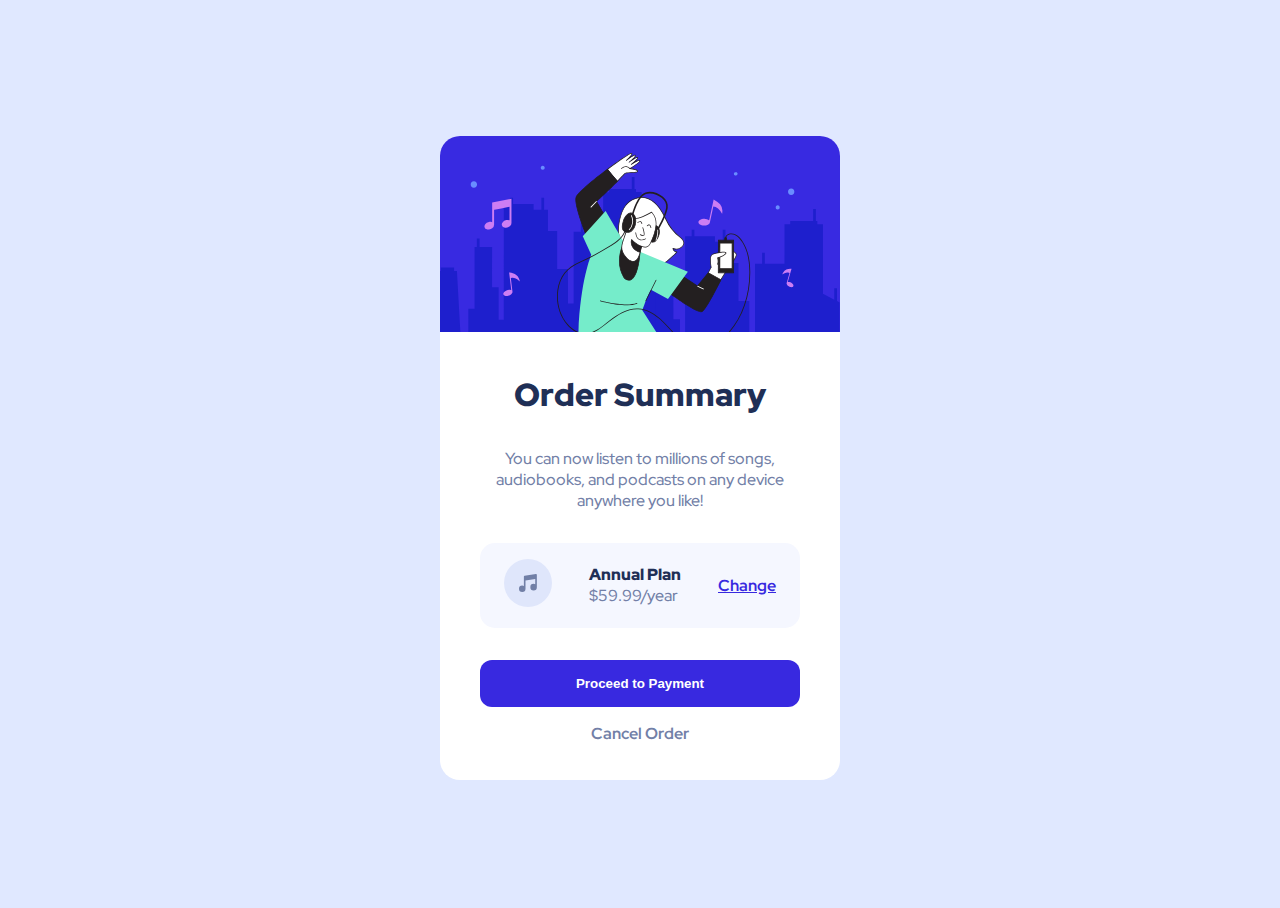
<file: Ejercicios extra/Ejercicio card/index.html>
<!DOCTYPE html>
<html lang="en">
  <head>
    <meta charset="UTF-8" />
    <meta http-equiv="X-UA-Compatible" content="IE=edge" />
    <meta name="viewport" content="width=device-width, initial-scale=1.0" />
    <title>Document</title>
    <link rel="stylesheet" href="style.css" />
  </head>

  <body>
    <main class="container">
      <section class="card">
        <div class="card__image">
          <img
            src="images/illustration-hero.svg"
            alt="Girl listening to music"
          />
        </div>

        <div class="card__content">
          <h1 class="card__title">Order Summary</h1>

          <p class="card__description">
            You can now listen to millions of songs, audiobooks, and podcasts on
            any device anywhere you like!
          </p>

          <div class="card__detail__container">
            <div class="card__detail">
              <div>
                <img src="images/icon-music.svg" alt="Music icon" />
              </div>
              <div>
                <p class="card__detail__title">Annual Plan</p>
                <p class="card__detail__description">$59.99/year</p>
              </div>
              <div>
                <a class="card__detail__action" href="#">Change</a>
              </div>
            </div>
          </div>

          <button class="card__button">Proceed to Payment</button>

          <a class="card__action" href="#">Cancel Order</a>
        </div>
      </section>
    </main>
  </body>
</html>
</file>
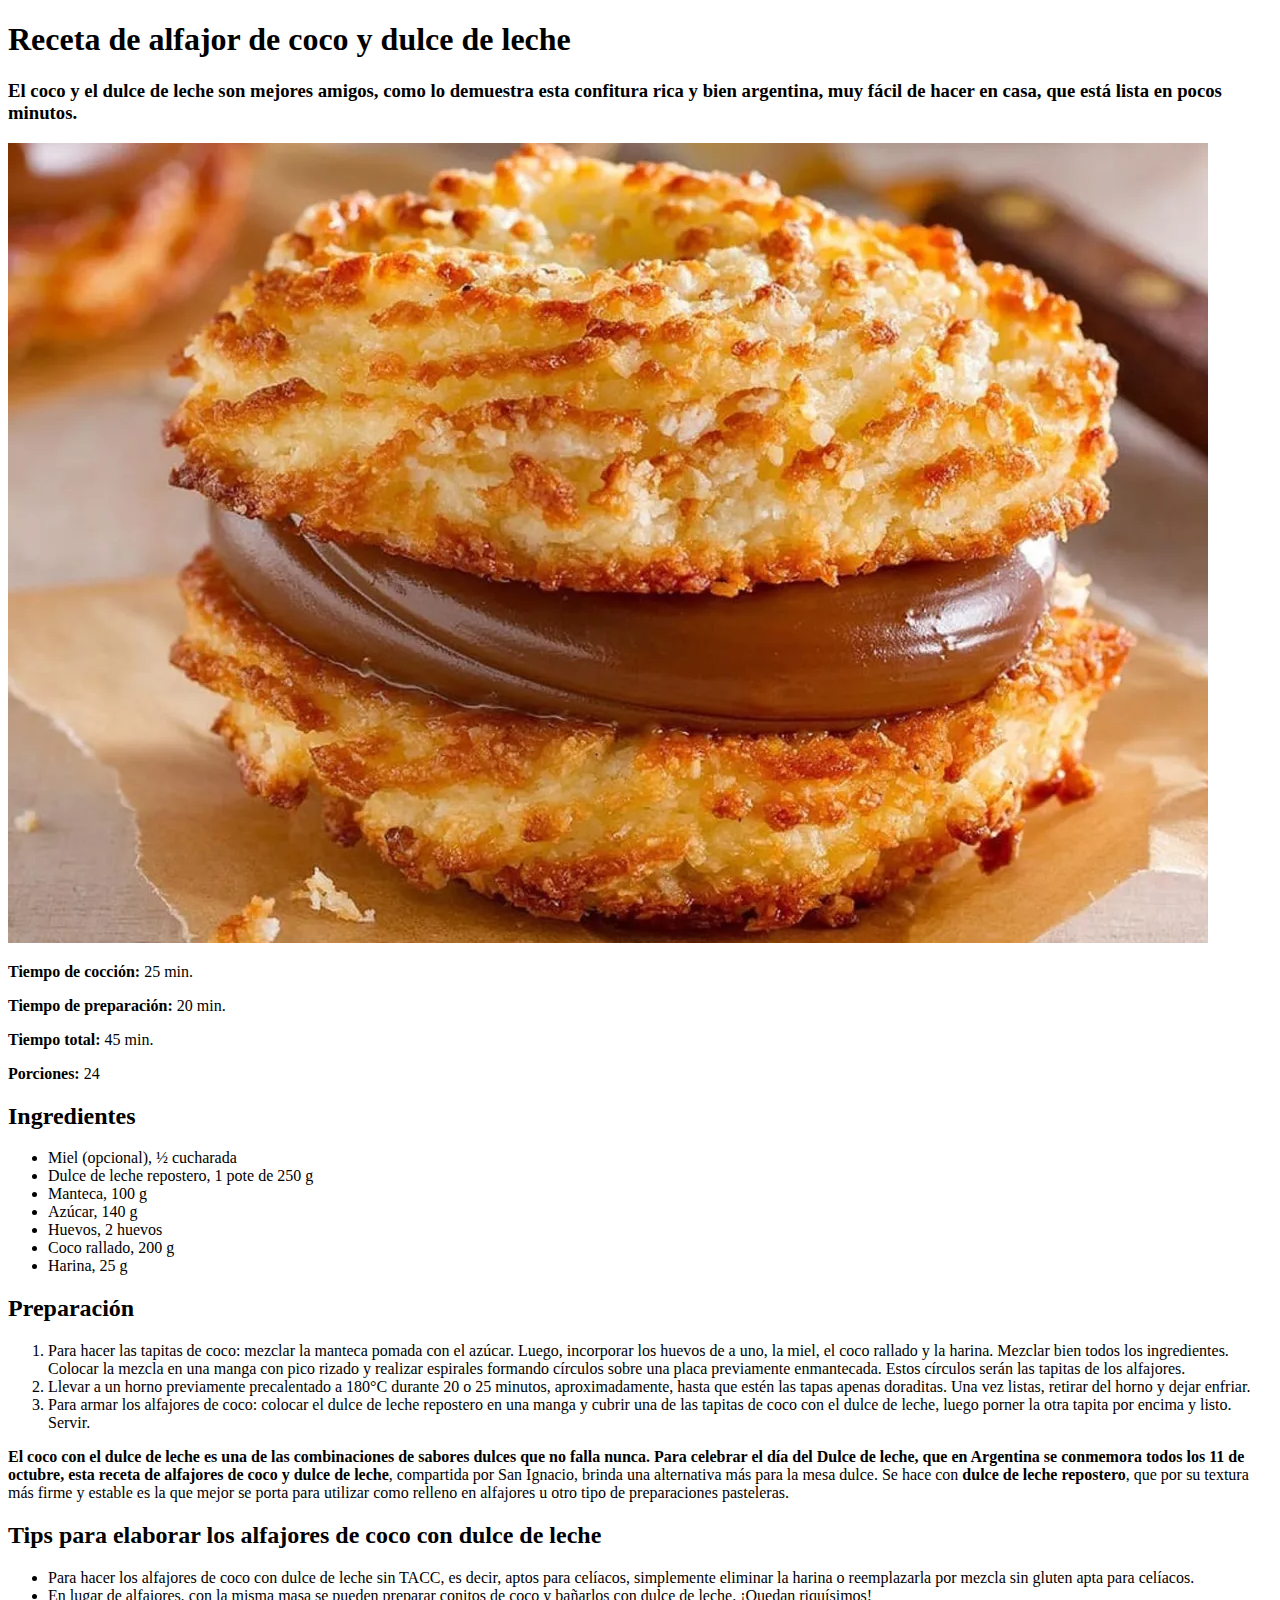
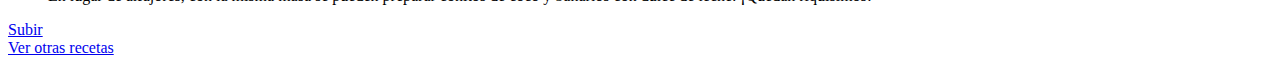
<file: Guias de ejercicios resueltas/Clase 4/Solución propuesta/index.html>
<!DOCTYPE html>
<html lang="en">
  <head>
    <meta charset="UTF-8" />
    <meta http-equiv="X-UA-Compatible" content="IE=edge" />
    <meta name="viewport" content="width=device-width, initial-scale=1.0" />
    <title>Guia de ejercicios - Clase 4</title>
  </head>

  <body id="principal">
    <h1>Receta de alfajor de coco y dulce de leche</h1>

    <h3>
      El coco y el dulce de leche son mejores amigos, como lo demuestra esta
      confitura rica y bien argentina, muy fácil de hacer en casa, que está
      lista en pocos minutos.
    </h3>

    <img src="alfajor.jpg" alt="Alfajor de coco y dulce de leche" />

    <div>
      <p><strong>Tiempo de cocción: </strong>25 min.</p>
      <p><strong>Tiempo de preparación: </strong>20 min.</p>
      <p><strong>Tiempo total: </strong>45 min.</p>
      <p><strong>Porciones: </strong>24</p>
    </div>

    <h2>Ingredientes</h2>
    <ul>
      <li>Miel (opcional), ½ cucharada</li>
      <li>Dulce de leche repostero, 1 pote de 250 g</li>
      <li>Manteca, 100 g</li>
      <li>Azúcar, 140 g</li>
      <li>Huevos, 2 huevos</li>
      <li>Coco rallado, 200 g</li>
      <li>Harina, 25 g</li>
    </ul>

    <h2>Preparación</h2>
    <ol>
      <li>
        Para hacer las tapitas de coco: mezclar la manteca pomada con el azúcar.
        Luego, incorporar los huevos de a uno, la miel, el coco rallado y la
        harina. Mezclar bien todos los ingredientes. Colocar la mezcla en una
        manga con pico rizado y realizar espirales formando círculos sobre una
        placa previamente enmantecada. Estos círculos serán las tapitas de los
        alfajores.
      </li>
      <li>
        Llevar a un horno previamente precalentado a 180°C durante 20 o 25
        minutos, aproximadamente, hasta que estén las tapas apenas doraditas.
        Una vez listas, retirar del horno y dejar enfriar.
      </li>
      <li>
        Para armar los alfajores de coco: colocar el dulce de leche repostero en
        una manga y cubrir una de las tapitas de coco con el dulce de leche,
        luego porner la otra tapita por encima y listo. Servir.
      </li>
    </ol>

    <p>
      <strong
        >El coco con el dulce de leche es una de las combinaciones de sabores
        dulces que no falla nunca. Para celebrar el día del Dulce de leche, que
        en Argentina se conmemora todos los 11 de octubre, esta receta de
        alfajores de coco y dulce de leche</strong
      >, compartida por San Ignacio, brinda una alternativa más para la mesa
      dulce. Se hace con <strong>dulce de leche repostero</strong>, que por su
      textura más firme y estable es la que mejor se porta para utilizar como
      relleno en alfajores u otro tipo de preparaciones pasteleras.
    </p>

    <h2>Tips para elaborar los alfajores de coco con dulce de leche</h2>
    <ul>
      <li>
        Para hacer los alfajores de coco con dulce de leche sin TACC, es decir,
        aptos para celíacos, simplemente eliminar la harina o reemplazarla por
        mezcla sin gluten apta para celíacos.
      </li>
      <li>
        En lugar de alfajores, con la misma masa se pueden preparar conitos de
        coco y bañarlos con dulce de leche. ¡Quedan riquísimos!
      </li>
    </ul>

    <a href="#principal">Subir</a>
    <br />
    <a href="https://www.lanacion.com.ar/recetas/" target="_blank"
      >Ver otras recetas</a
    >
  </body>
</html>
</file>
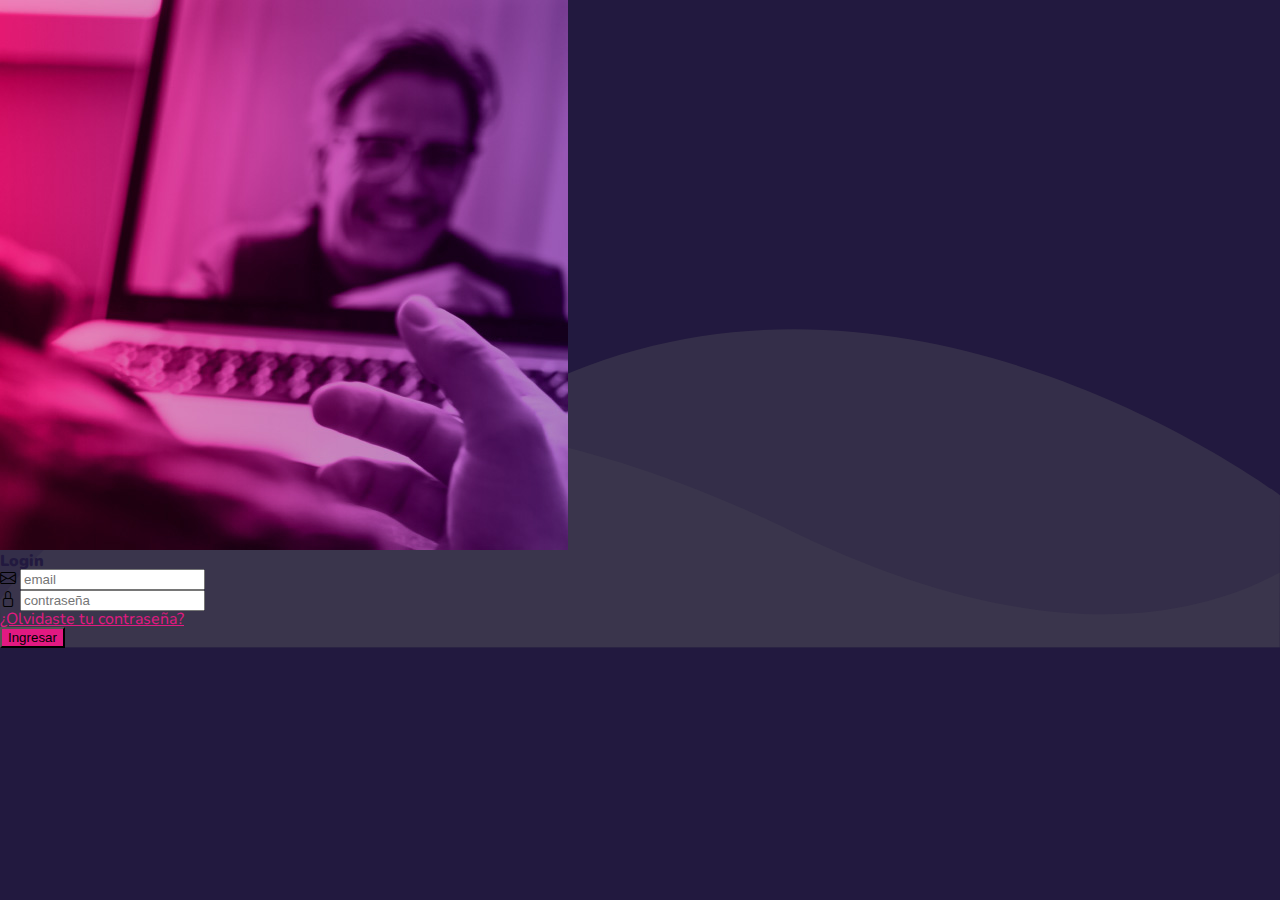
<file: Guias de ejercicios resueltas/Clase 9/Solución propuesta/index.html>
<!DOCTYPE html>
<html lang="en" class="h-100">
  <head>
    <meta charset="UTF-8" />
    <meta http-equiv="X-UA-Compatible" content="IE=edge" />
    <meta name="viewport" content="width=device-width, initial-scale=1.0" />
    <title>Guia de ejercicios - Clase 9</title>
    <link
      href="https://cdn.jsdelivr.net/npm/bootstrap@5.3.0-alpha2/dist/css/bootstrap.min.css"
      rel="stylesheet"
      integrity="sha384-aFq/bzH65dt+w6FI2ooMVUpc+21e0SRygnTpmBvdBgSdnuTN7QbdgL+OapgHtvPp"
      crossorigin="anonymous"
    />
    <link
      rel="stylesheet"
      href="https://cdn.jsdelivr.net/npm/bootstrap-icons@1.10.3/font/bootstrap-icons.css"
    />
    <link rel="stylesheet" href="style.css" />
  </head>

  <body
    class="container d-flex justify-content-center align-items-center h-100"
  >
    <div class="d-flex justify-content-center align-items-center w-100 h-50">
      <img
        class="d-none d-md-block h-100"
        src="./assets/img-login.jpg"
        alt="video call in computer"
      />

      <div
        class="d-flex flex-column justify-content-around align-items-center h-100 py-3 px-4 bg-white"
      >
        <h1 class="color-secondary fw-900 fs-4 w-100">Login</h1>

        <form class="d-flex flex-column align-items-center w-100">
          <div class="position-relative w-100 mb-3">
            <i class="bi bi-envelope position-absolute ps-4 left-0 pt-2"></i>
            <input
              class="border rounded-pill py-1 pe-3 ps-5 w-100"
              type="text"
              placeholder="email"
            />
          </div>

          <div class="position-relative w-100 mb-3">
            <i class="bi bi-lock position-absolute ps-4 left-0 pt-2"></i>
            <input
              class="border rounded-pill py-1 pe-3 ps-5 w-100"
              type="password"
              placeholder="contraseña"
            />
          </div>

          <div class="w-100 d-flex justify-content-end">
            <a class="color-primary fw-bold" href="#"
              >¿Olvidaste tu contraseña?</a
            >
          </div>
        </form>

        <button
          class="border border-0 rounded-pill py-2 px-3 bg-color-primary text-white w-100"
          type="submit"
        >
          Ingresar
        </button>
      </div>
    </div>
  </body>

  <script
    src="https://cdn.jsdelivr.net/npm/bootstrap@5.3.0-alpha2/dist/js/bootstrap.bundle.min.js"
    integrity="sha384-qKXV1j0HvMUeCBQ+QVp7JcfGl760yU08IQ+GpUo5hlbpg51QRiuqHAJz8+BrxE/N"
    crossorigin="anonymous"
  ></script>
</html>
</file>
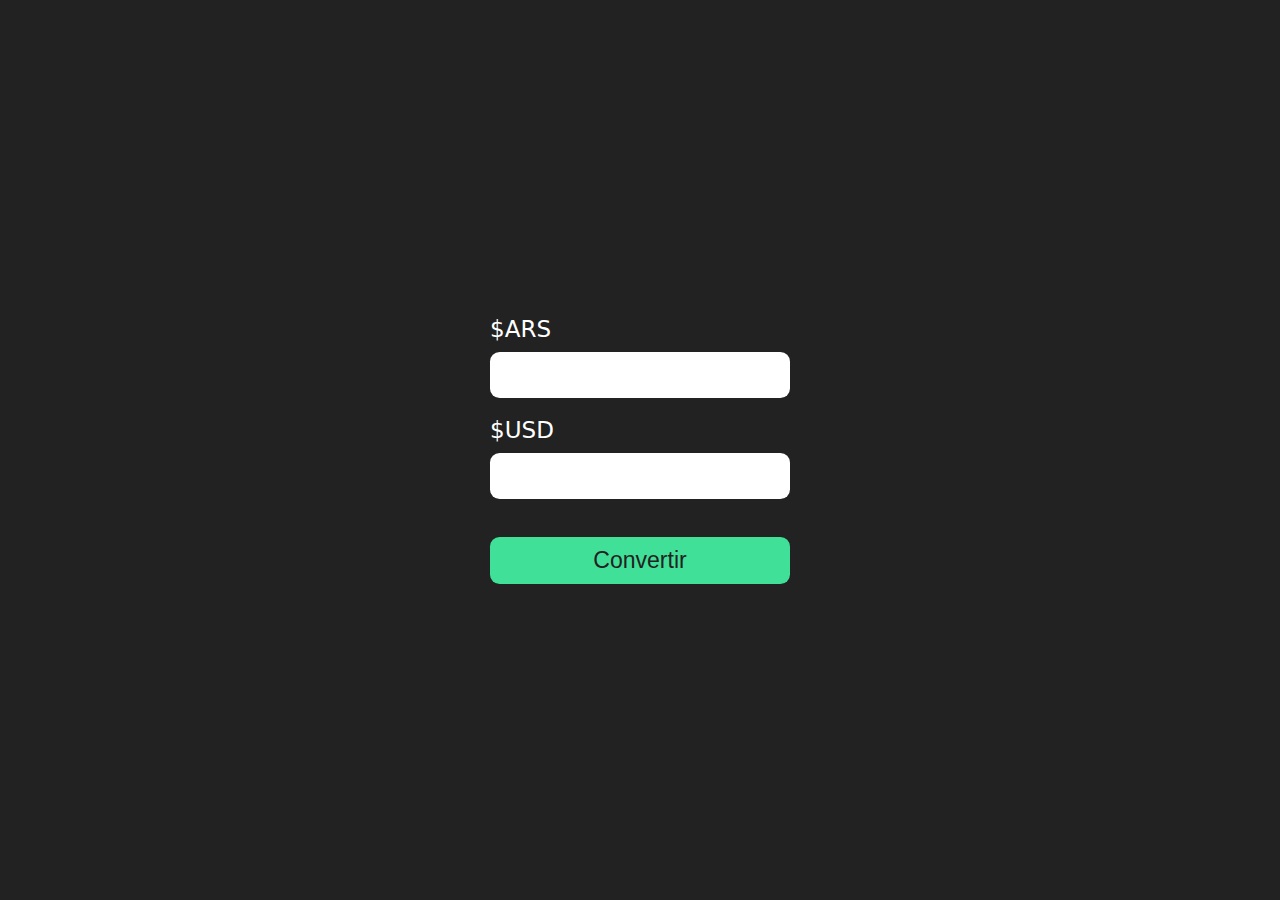
<file: Guias de ejercicios resueltas/Clase 5/Solución propuesta/ejercicio10.html>
<!DOCTYPE html>
<html lang="en">
  <head>
    <meta charset="UTF-8" />
    <meta http-equiv="X-UA-Compatible" content="IE=edge" />
    <meta name="viewport" content="width=device-width, initial-scale=1.0" />
    <title>Ejercicio 10</title>
  </head>

  <style>
    html,
    body {
      height: 100vh;
      background-color: #222;
      color: #fff;
      font-family: system-ui, sans-serif;
      display: flex;
      justify-content: center;
      align-items: center;
      font-size: 1.2rem;
    }

    form {
      width: 300px;
      display: flex;
      flex-direction: column;
      gap: 1rem;
    }

    form > div {
      display: flex;
      flex-direction: column;
    }

    label {
      margin-bottom: 0.5rem;
    }

    input {
      padding: 0.5rem 1rem;
      border-radius: 0.5rem;
      border: none;
      background-color: #fff;
      color: #222;
      font-size: inherit;
    }

    button {
      background-color: #41e099;
      color: #222;
      border: none;
      padding: 0.5rem 1rem;
      border-radius: 0.5rem;
      cursor: pointer;
      margin-top: 1rem;
      font-size: inherit;
    }

    button:hover {
      background-color: #1efc98;
    }
  </style>

  <body>
    <form id="formConversor">
      <div>
        <label for="txPesos">$ARS</label>
        <input type="number" name="txPesos" id="txPesos" />
      </div>

      <div>
        <label for="txDolares">$USD</label>
        <input type="number" name="txDolares" id="txDolares" readonly />
      </div>

      <button id="btnConvertir">Convertir</button>
    </form>
  </body>

  <script>
    const form = document.getElementById("formConversor");
    const btnConvertir = document.getElementById("btnConvertir");
    const txDolares = document.getElementById("txDolares");
    const txPesos = document.getElementById("txPesos");

    const tasaCambio = 1 / 300;

    btnConvertir.addEventListener("click", (e) => {
      e.preventDefault();

      const pesos = txPesos.value;
      const dolares = pesos * tasaCambio;

      txDolares.value = dolares;
    });
  </script>
</html>
</file>
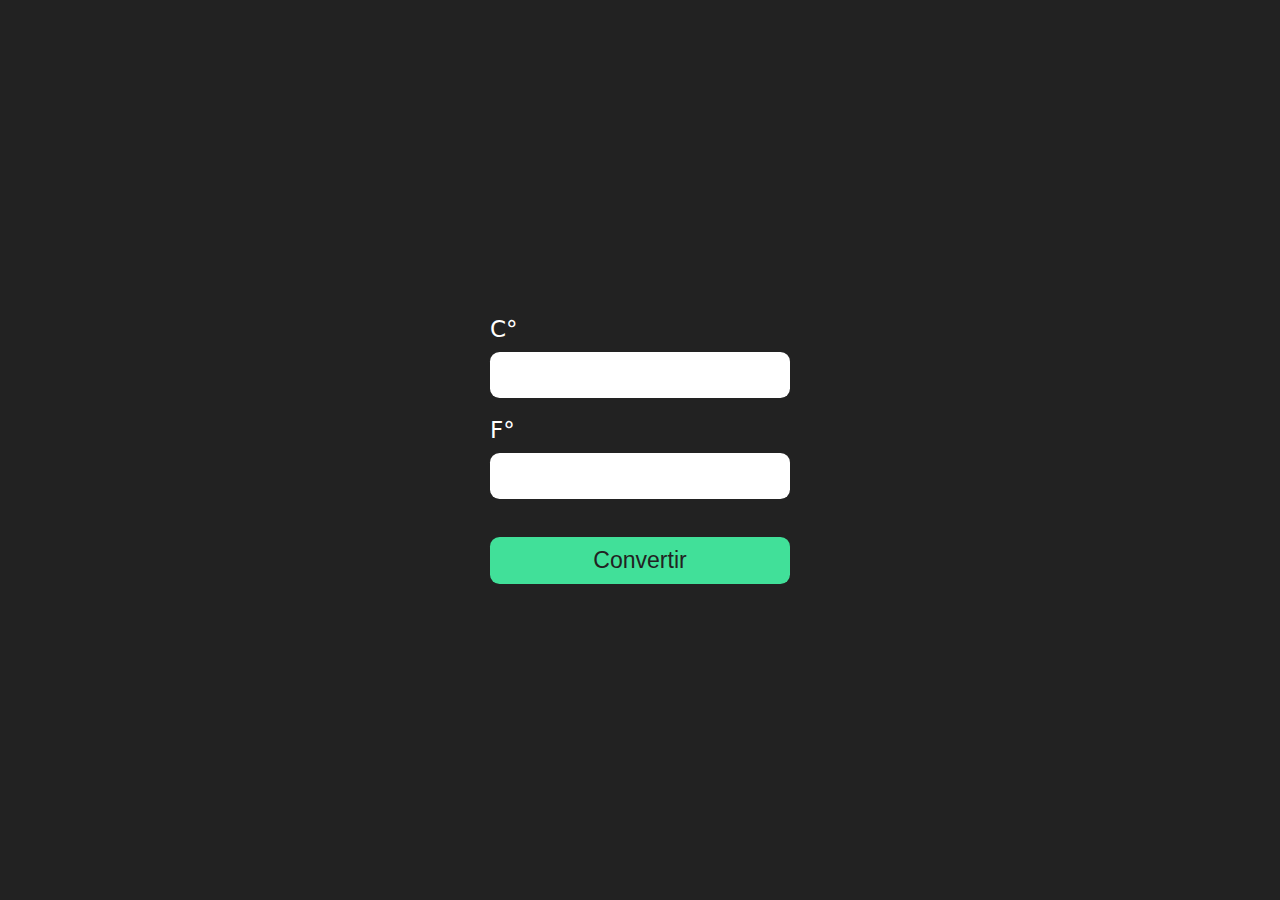
<file: Guias de ejercicios resueltas/Clase 5/Solución propuesta/ejercicio11.html>
<!DOCTYPE html>
<html lang="en">
  <head>
    <meta charset="UTF-8" />
    <meta http-equiv="X-UA-Compatible" content="IE=edge" />
    <meta name="viewport" content="width=device-width, initial-scale=1.0" />
    <title>Ejercicio 11</title>
  </head>

  <style>
    html,
    body {
      height: 100vh;
      background-color: #222;
      color: #fff;
      font-family: system-ui, sans-serif;
      display: flex;
      justify-content: center;
      align-items: center;
      font-size: 1.2rem;
    }

    form {
      width: 300px;
      display: flex;
      flex-direction: column;
      gap: 1rem;
    }

    form > div {
      display: flex;
      flex-direction: column;
    }

    label {
      margin-bottom: 0.5rem;
    }

    input {
      padding: 0.5rem 1rem;
      border-radius: 0.5rem;
      border: none;
      background-color: #fff;
      color: #222;
      font-size: inherit;
    }

    button {
      background-color: #41e099;
      color: #222;
      border: none;
      padding: 0.5rem 1rem;
      border-radius: 0.5rem;
      cursor: pointer;
      margin-top: 1rem;
      font-size: inherit;
    }

    button:hover {
      background-color: #1efc98;
    }
  </style>

  <body>
    <form id="formConversor">
      <div>
        <label for="txCelsius">C°</label>
        <input type="number" name="txCelsius" id="txCelsius" />
      </div>

      <div>
        <label for="txFahrenheit">F°</label>
        <input type="number" name="txFahrenheit" id="txFahrenheit" readonly />
      </div>

      <button id="btnConvertir">Convertir</button>
    </form>
  </body>

  <script>
    const formConversor = document.getElementById("formConversor");
    const txCelsius = document.getElementById("txCelsius");
    const txFahrenheit = document.getElementById("txFahrenheit");
    const btnConvertir = document.getElementById("btnConvertir");

    btnConvertir.addEventListener("click", (e) => {
      e.preventDefault();

      const celsius = Number(txCelsius.value);
      const fahrenheit = celsius * (9 / 5) + 32;

      txFahrenheit.value = fahrenheit;
    });
  </script>
</html>
</file>
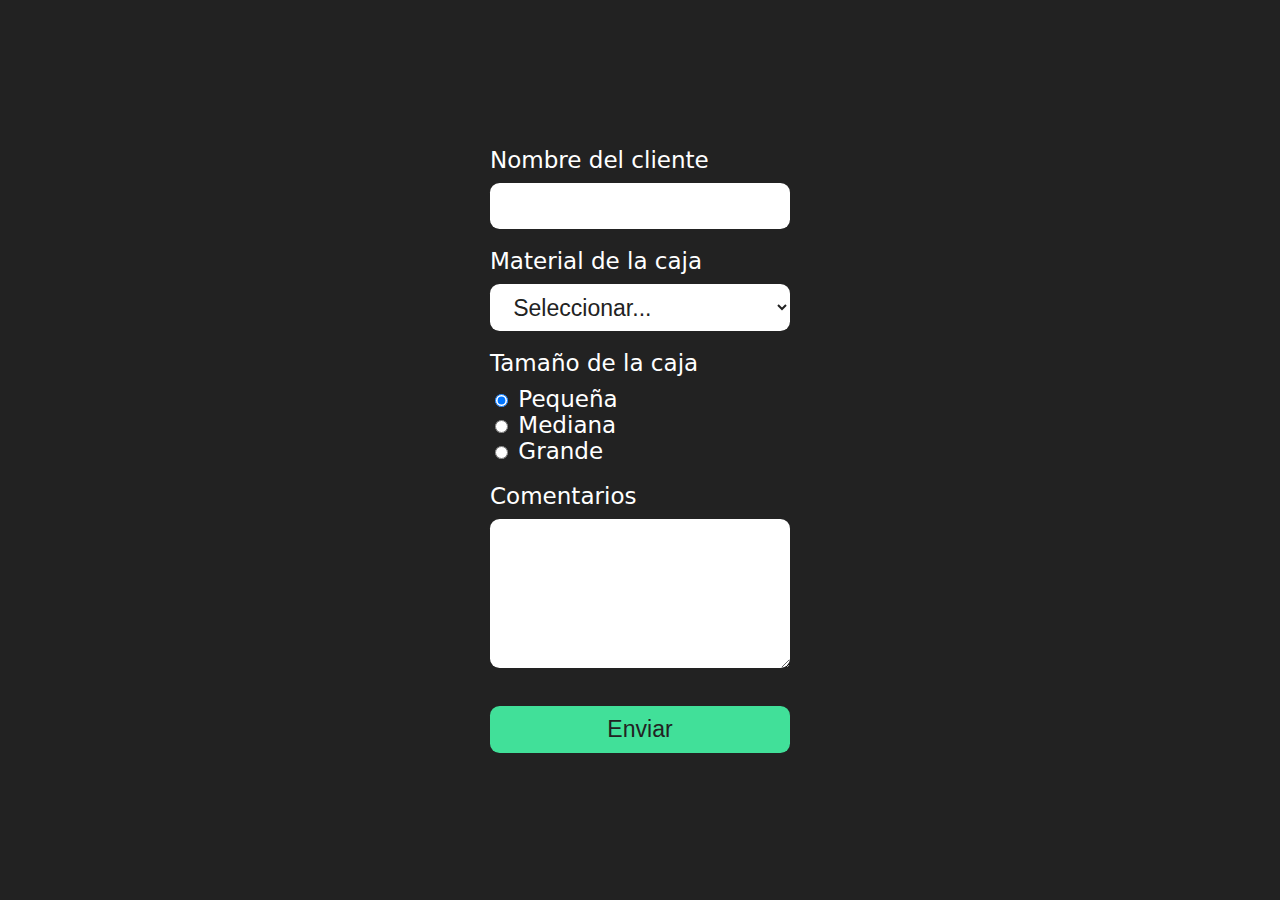
<file: Guias de ejercicios resueltas/Clase 5/Solución propuesta/ejercicio12.html>
<!DOCTYPE html>
<html lang="en">
  <head>
    <meta charset="UTF-8" />
    <meta http-equiv="X-UA-Compatible" content="IE=edge" />
    <meta name="viewport" content="width=device-width, initial-scale=1.0" />
    <title>Ejercicio 12</title>
  </head>

  <style>
    html,
    body {
      height: 100vh;
      background-color: #222;
      color: #fff;
      font-family: system-ui, sans-serif;
      display: flex;
      justify-content: center;
      align-items: center;
      font-size: 1.2rem;
    }

    form {
      width: 300px;
      display: flex;
      flex-direction: column;
      gap: 1rem;
    }

    form > div {
      display: flex;
      flex-direction: column;
    }

    label {
      margin-bottom: 0.5rem;
    }

    input {
      padding: 0.5rem 1rem;
      border-radius: 0.5rem;
      border: none;
      background-color: #fff;
      color: #222;
      font-size: inherit;
    }

    select {
      padding: 0.5rem 1rem;
      border-radius: 0.5rem;
      border: none;
      background-color: #fff;
      color: #222;
      font-size: inherit;
    }

    textarea {
      padding: 0.5rem 1rem;
      border-radius: 0.5rem;
      border: none;
      background-color: #fff;
      color: #222;
      font-size: inherit;
    }

    button {
      background-color: #41e099;
      color: #222;
      border: none;
      padding: 0.5rem 1rem;
      border-radius: 0.5rem;
      cursor: pointer;
      margin-top: 1rem;
      font-size: inherit;
    }

    button:hover {
      background-color: #1efc98;
    }
  </style>

  <body>
    <form id="formPedido">
      <div>
        <label for="txCliente">Nombre del cliente</label>
        <input type="text" name="txCliente" id="txCliente" required />
      </div>

      <div>
        <label for="cboMaterial">Material de la caja</label>
        <select name="cboMaterial" id="cboMaterial" required>
          <option>Seleccionar...</option>
          <option value="madera">Madera</option>
          <option value="carton">Carton</option>
          <option value="plastico">Plastico</option>
        </select>
      </div>

      <div>
        <label>Tamaño de la caja</label>
        <div>
          <input
            type="radio"
            name="rbTamanio"
            id="rbPequenia"
            value="pequeña"
            checked
          />
          <label for="rbPequenia">Pequeña</label>
        </div>
        <div>
          <input type="radio" name="rbTamanio" id="rbMediana" value="mediana" />
          <label for="rbMediana">Mediana</label>
        </div>
        <div>
          <input type="radio" name="rbTamanio" id="rbGrande" value="grande" />
          <label for="rbGrande">Grande</label>
        </div>
      </div>

      <div>
        <label for="taComentarios">Comentarios</label>
        <textarea name="taComentarios" id="taComentarios" rows="5"></textarea>
      </div>

      <button id="btnEnviar">Enviar</button>
    </form>
  </body>

  <script>
    // ${Cliente} ha pedido una caja de ${material} de tamaño ${tamanio}.

    const form = document.getElementById("formPedido");
    const btnEnviar = document.getElementById("btnEnviar");
    const cliente = document.getElementById("txCliente");
    const material = document.getElementById("cboMaterial");
    const tamanios = document.getElementsByName("rbTamanio");
    const comentarios = document.getElementById("taComentarios");

    let tamanio = "";
    for (let i = 0; i < tamanios.length; i++) {
      if (tamanios[i].checked) {
        tamanio = tamanios[i].value;
      }
    }

    btnEnviar.addEventListener("click", (e) => {
      e.preventDefault();

      alert(
        `${cliente.value} ha pedido una caja de ${material.value} de tamaño ${tamanio}. Comentarios: ${comentarios.value}`
      );
    });
  </script>
</html>
</file>
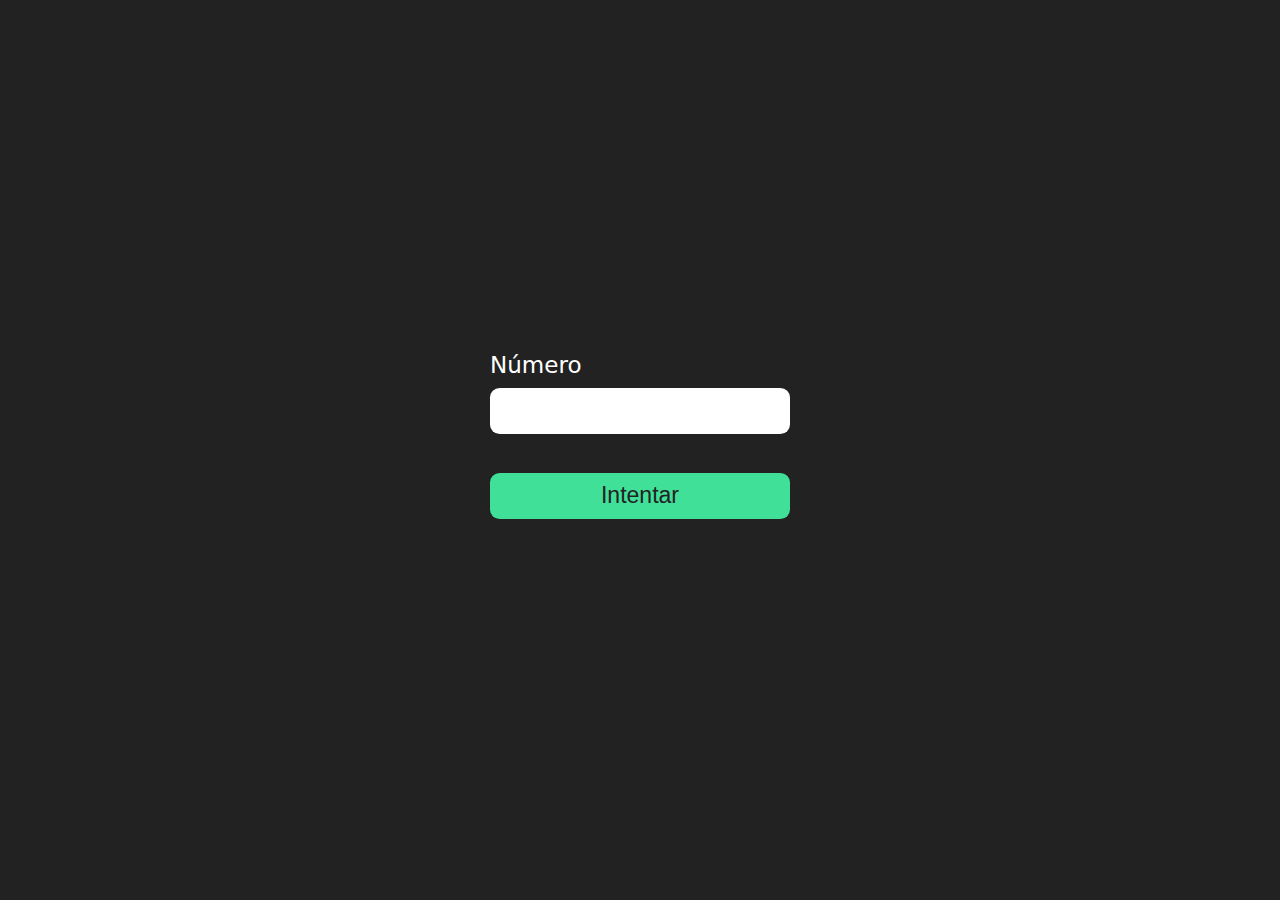
<file: Guias de ejercicios resueltas/Clase 5/Solución propuesta/ejercicio13.html>
<!DOCTYPE html>
<html lang="en">
  <head>
    <meta charset="UTF-8" />
    <meta http-equiv="X-UA-Compatible" content="IE=edge" />
    <meta name="viewport" content="width=device-width, initial-scale=1.0" />
    <title>Ejercicio 13</title>
  </head>

  <style>
    html,
    body {
      height: 100vh;
      background-color: #222;
      color: #fff;
      font-family: system-ui, sans-serif;
      display: flex;
      flex-direction: column;
      justify-content: center;
      align-items: center;
      font-size: 1.2rem;
    }

    .container {
      display: flex;
      flex-direction: column;
      gap: 1rem;
      max-width: 300px;
      width: 100%;
    }

    form {
      display: flex;
      flex-direction: column;
      gap: 1rem;
    }

    form > div {
      display: flex;
      flex-direction: column;
    }

    label {
      margin-bottom: 0.5rem;
    }

    input {
      padding: 0.5rem 1rem;
      border-radius: 0.5rem;
      border: none;
      background-color: #fff;
      color: #222;
      font-size: inherit;
    }

    button {
      background-color: #41e099;
      color: #222;
      border: none;
      padding: 0.5rem 1rem;
      border-radius: 0.5rem;
      cursor: pointer;
      margin-top: 1rem;
      font-size: inherit;
    }

    button:hover {
      background-color: #1efc98;
    }
  </style>

  <body>
    <div class="container">
      <form id="formNumeroSecreto">
        <div>
          <label for="txNumero">Número</label>
          <input type="number" id="txNumero" />
        </div>

        <button type="submit">Intentar</button>
      </form>

      <label id="lblResultado"></label>
    </div>
  </body>

  <script>
    const formNumeroSecreto = document.getElementById("formNumeroSecreto");
    const txNumero = document.getElementById("txNumero");
    const lblResultado = document.getElementById("lblResultado");

    const numeroSecreto = 4;
    const cantidadIntentos = 3;

    let intentos = 0;

    formNumeroSecreto.addEventListener("submit", (e) => {
      e.preventDefault();

      intentos++;

      if (intentos < cantidadIntentos) {
        if (txNumero.value == numeroSecreto) {
          lblResultado.innerText = "¡Ganaste!";
        } else {
          lblResultado.innerText =
            "Número incorrecto. Intentos restantes: " +
            (cantidadIntentos - intentos) +
            ".";
        }
      } else {
        lblResultado.innerText = "¡Perdiste!";
      }
    });
  </script>
</html>
</file>
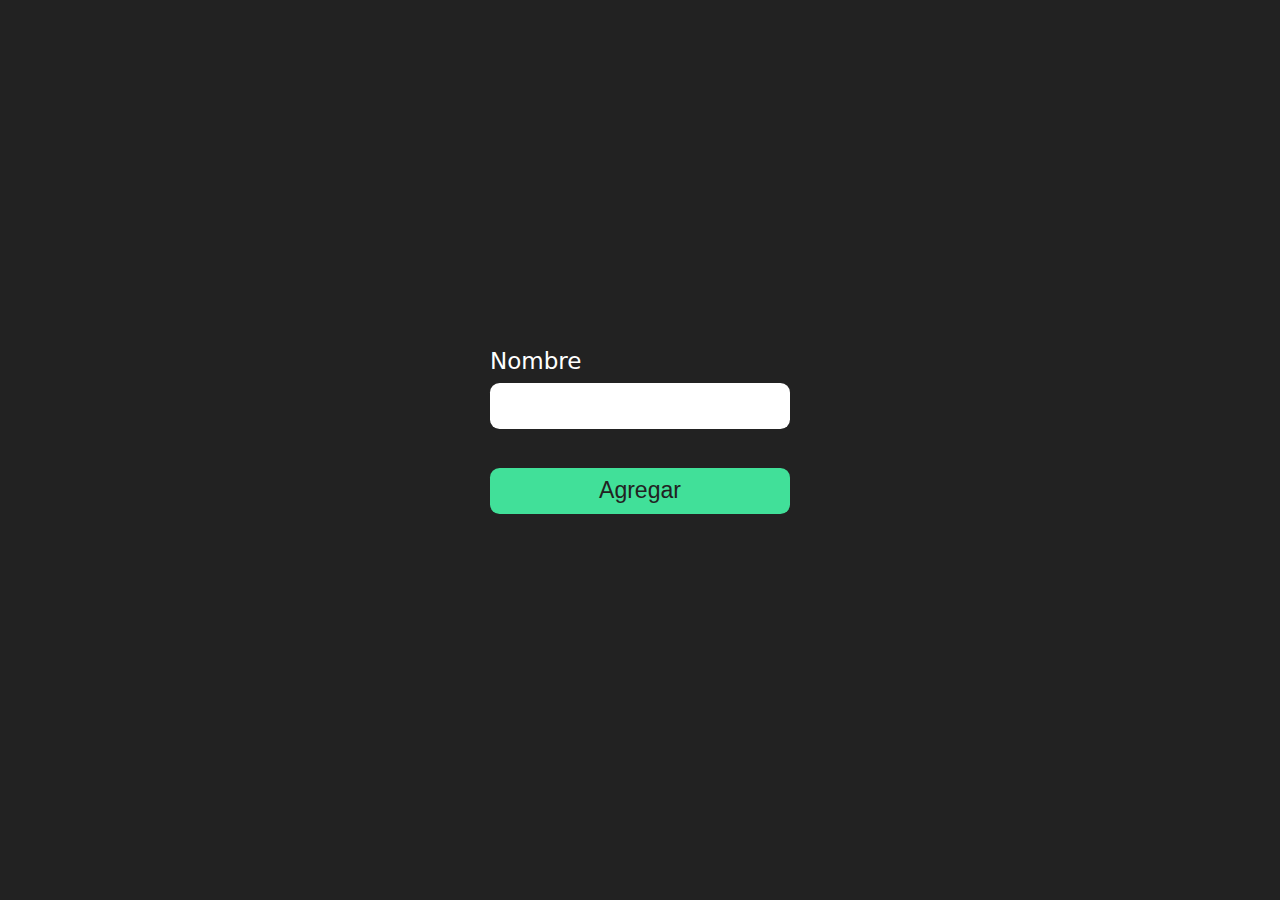
<file: Guias de ejercicios resueltas/Clase 5/Solución propuesta/ejercicio14.html>
<!DOCTYPE html>
<html lang="en">
  <head>
    <meta charset="UTF-8" />
    <meta http-equiv="X-UA-Compatible" content="IE=edge" />
    <meta name="viewport" content="width=device-width, initial-scale=1.0" />
    <title>Ejercicio 14</title>
  </head>

  <style>
    html,
    body {
      height: 100vh;
      background-color: #222;
      color: #fff;
      font-family: system-ui, sans-serif;
      display: flex;
      flex-direction: column;
      justify-content: center;
      align-items: center;
      font-size: 1.2rem;
    }

    form {
      width: 300px;
      display: flex;
      flex-direction: column;
      gap: 1rem;
    }

    form > div {
      display: flex;
      flex-direction: column;
    }

    label {
      margin-bottom: 0.5rem;
    }

    input {
      padding: 0.5rem 1rem;
      border-radius: 0.5rem;
      border: none;
      background-color: #fff;
      color: #222;
      font-size: inherit;
    }

    button {
      background-color: #41e099;
      color: #222;
      border: none;
      padding: 0.5rem 1rem;
      border-radius: 0.5rem;
      cursor: pointer;
      margin-top: 1rem;
      font-size: inherit;
    }

    button:hover {
      background-color: #1efc98;
    }

    ul {
      list-style: none;
      padding: 0;
      margin: 0;
      margin-top: 2rem;
      width: 300px;
    }
  </style>

  <body>
    <form>
      <div>
        <label for="txNombre">Nombre</label>
        <input type="text" name="txNombre" />
      </div>

      <button id="btnAgregar">Agregar</button>
    </form>

    <ul id="ulNombres"></ul>
  </body>

  <script>
    const btnAgregar = document.getElementById("btnAgregar");
    const ulNombres = document.getElementById("ulNombres");

    btnAgregar.addEventListener("click", (e) => {
      e.preventDefault();

      const txNombre = document.getElementsByName("txNombre")[0];
      const nombre = txNombre.value;

      if (nombre) {
        const li = document.createElement("li");
        li.textContent = nombre;
        ulNombres.appendChild(li);
        txNombre.value = "";
      }
    });
  </script>
</html>
</file>
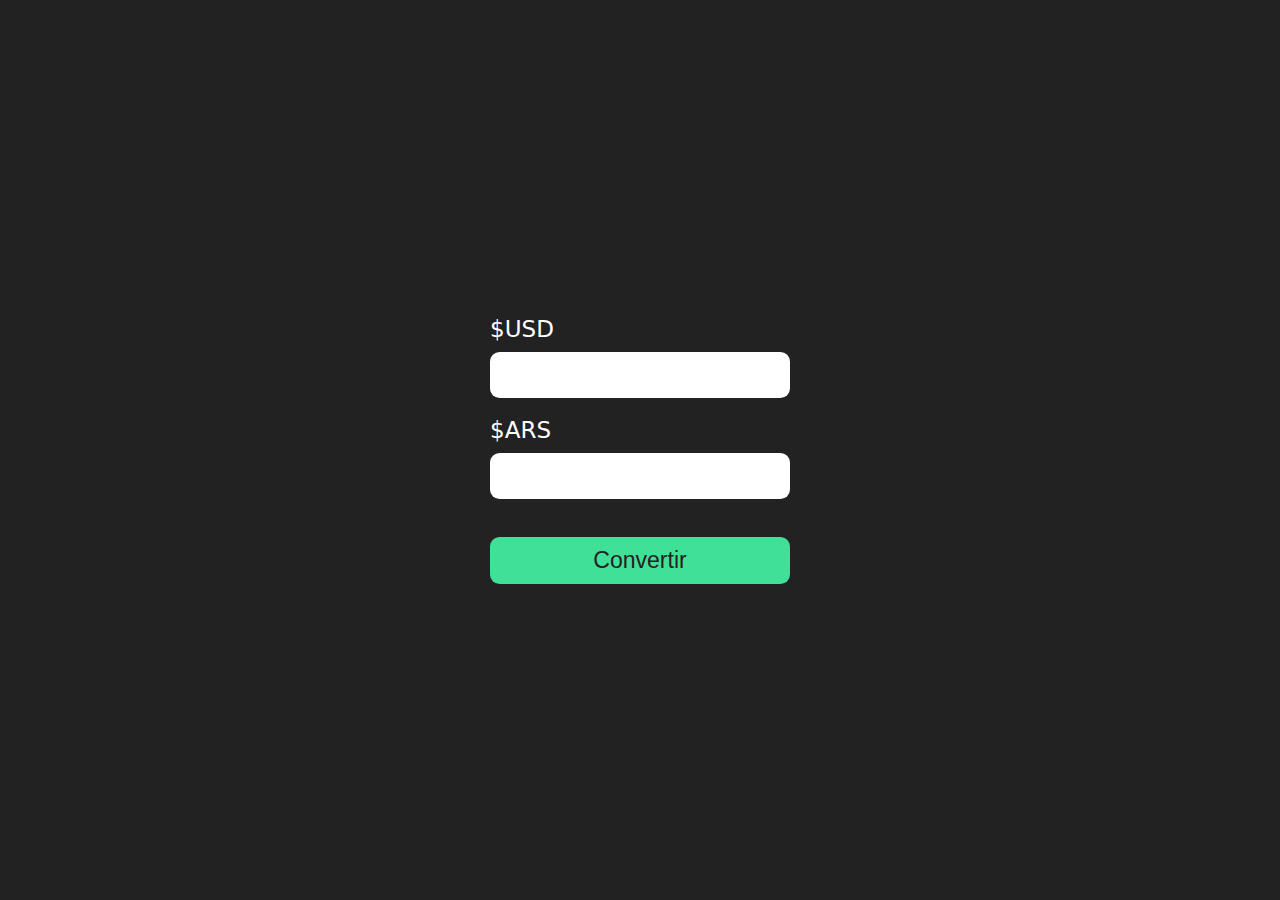
<file: Guias de ejercicios resueltas/Clase 5/Solución propuesta/ejercicio9.html>
<!DOCTYPE html>
<html lang="en">
  <head>
    <meta charset="UTF-8" />
    <meta http-equiv="X-UA-Compatible" content="IE=edge" />
    <meta name="viewport" content="width=device-width, initial-scale=1.0" />
    <title>Ejercicio 9</title>
  </head>

  <style>
    html,
    body {
      height: 100vh;
      background-color: #222;
      color: #fff;
      font-family: system-ui, sans-serif;
      display: flex;
      justify-content: center;
      align-items: center;
      font-size: 1.2rem;
    }

    form {
      width: 300px;
      display: flex;
      flex-direction: column;
      gap: 1rem;
    }

    form > div {
      display: flex;
      flex-direction: column;
    }

    label {
      margin-bottom: 0.5rem;
    }

    input {
      padding: 0.5rem 1rem;
      border-radius: 0.5rem;
      border: none;
      background-color: #fff;
      color: #222;
      font-size: inherit;
    }

    button {
      background-color: #41e099;
      color: #222;
      border: none;
      padding: 0.5rem 1rem;
      border-radius: 0.5rem;
      cursor: pointer;
      margin-top: 1rem;
      font-size: inherit;
    }

    button:hover {
      background-color: #1efc98;
    }
  </style>

  <body>
    <form id="formConversor">
      <div>
        <label for="txDolares">$USD</label>
        <input type="number" name="txDolares" id="txDolares" />
      </div>

      <div>
        <label for="txPesos">$ARS</label>
        <input type="number" name="txPesos" id="txPesos" readonly />
      </div>

      <button id="btnConvertir">Convertir</button>
    </form>
  </body>

  <script>
    const form = document.getElementById("formConversor");
    const btnConvertir = document.getElementById("btnConvertir");
    const txDolares = document.getElementById("txDolares");
    const txPesos = document.getElementById("txPesos");

    const tasaCambio = 300;

    btnConvertir.addEventListener("click", (e) => {
      e.preventDefault();

      const dolares = txDolares.value;
      const pesos = dolares * tasaCambio;

      txPesos.value = pesos;
    });
  </script>
</html>
</file>
<file: Ejercicios extra/Ejercicio card/style.css>
@import url("https://fonts.googleapis.com/css2?family=Red+Hat+Display:wght@500;700;900&display=swap");

:root {
  /* Layout */
  --desktop: 1440px;
  --mobile: 375px;

  /* Colors */
  --color-pale-blue: hsl(225, 100%, 94%);
  --color-bright-blue: hsl(245, 75%, 52%);
  --color-very-pale-blue: hsl(225, 100%, 98%);
  --color-desaturated-blue: hsl(224, 23%, 55%);
  --color-dark-blue: hsl(223, 47%, 23%);

  /* Typography */
  --font-family: "Red Hat Display", sans-serif;
  --font-medium: 500;
  --font-bold: 700;
  --font-black: 900;
  --font-size: 16px;
}

html,
body {
  height: 100%;
  background-color: var(--color-pale-blue);
  font-family: var(--font-family);
}

h1,
p {
  margin: 0;
  padding: 0;
}

a {
  text-decoration: none;
  color: inherit;
}

.container {
  background-color: var(--color-pale-blue);
  max-width: var(--desktop);
  height: 100%;
  display: flex;
  justify-content: center;
  align-items: center;
}

.card {
  max-width: 400px;
  border-radius: 20px;
  background-color: #fff;
}

.card__image img {
  border-radius: 20px 20px 0 0;
  max-width: 100%;
}

.card__content {
  display: flex;
  flex-direction: column;
  align-items: center;
  padding: 20px 40px;
}

.card__title {
  font-weight: var(--font-black);
  color: var(--color-dark-blue);
  margin-block: 16px;
}

.card__description {
  font-weight: var(--font-medium);
  color: var(--color-desaturated-blue);
  text-align: center;
  margin-block: 16px;
}

.card__detail__container {
  background-color: var(--color-very-pale-blue);
  margin-block: 16px;
  border-radius: 15px;
  width: 100%;
}

.card__detail {
  display: flex;
  justify-content: space-between;
  align-items: center;
  padding: 16px 24px;
}

.card__detail__title {
  font-weight: var(--font-black);
  color: var(--color-dark-blue);
}

.card__detail__description {
  font-weight: var(--font-medium);
  color: var(--color-desaturated-blue);
}

.card__detail__action {
  font-weight: var(--font-bold);
  color: var(--color-bright-blue);
  text-decoration: underline;
}

.card__button {
  background-color: var(--color-bright-blue);
  color: #fff;
  font-weight: var(--font-bold);
  width: 100%;
  margin-block: 16px;
  border: none;
  padding: 16px 24px;
  border-radius: 12px;
  cursor: pointer;
}

.card__action {
  color: var(--color-desaturated-blue);
  font-weight: var(--font-bold);
  margin-bottom: 16px;
}

.card__action:hover {
  text-decoration: underline;
}
</file>
<file: Guias de ejercicios resueltas/Clase 9/Solución propuesta/style.css>
@import url("https://fonts.googleapis.com/css2?family=Nunito:wght@400;500;600;700;800;900&display=swap");

/* Reset CSS */
html,
body,
div,
span,
applet,
object,
iframe,
h1,
h2,
h3,
h4,
h5,
h6,
p,
blockquote,
pre,
a,
abbr,
acronym,
address,
big,
cite,
code,
del,
dfn,
em,
img,
ins,
kbd,
q,
s,
samp,
small,
strike,
strong,
sub,
sup,
tt,
var,
b,
u,
i,
center,
dl,
dt,
dd,
ol,
ul,
li,
fieldset,
form,
label,
legend,
table,
caption,
tbody,
tfoot,
thead,
tr,
th,
td,
article,
aside,
canvas,
details,
embed,
figure,
figcaption,
footer,
header,
hgroup,
menu,
nav,
output,
ruby,
section,
summary,
time,
mark,
audio,
video {
  margin: 0;
  padding: 0;
  border: 0;
  font-size: 100%;
  font: inherit;
  vertical-align: baseline;
}

article,
aside,
details,
figcaption,
figure,
footer,
header,
hgroup,
menu,
nav,
section {
  display: block;
}

body {
  line-height: 1;
}

/* Variables */
:root {
  --color-primary: #e21982;
  --color-secondary: #22193f;
  --color-tertiary: #6a2a83;
  --color-gray: #c4c4c4;
  --color-white: #ffffff;
}

/* Custom CSS */
body {
  background-color: var(--color-secondary);
  background-image: url("./assets/ondas.svg");
  background-repeat: no-repeat;
  background-position: bottom;
  background-size: 100%;
  font-family: Nunito, sans-serif;
}

.fw-900 {
  font-weight: 900;
}

.color-primary {
  color: var(--color-primary);
}

.color-secondary {
  color: var(--color-secondary);
}

.bg-color-primary {
  background-color: var(--color-primary);
}
</file>
